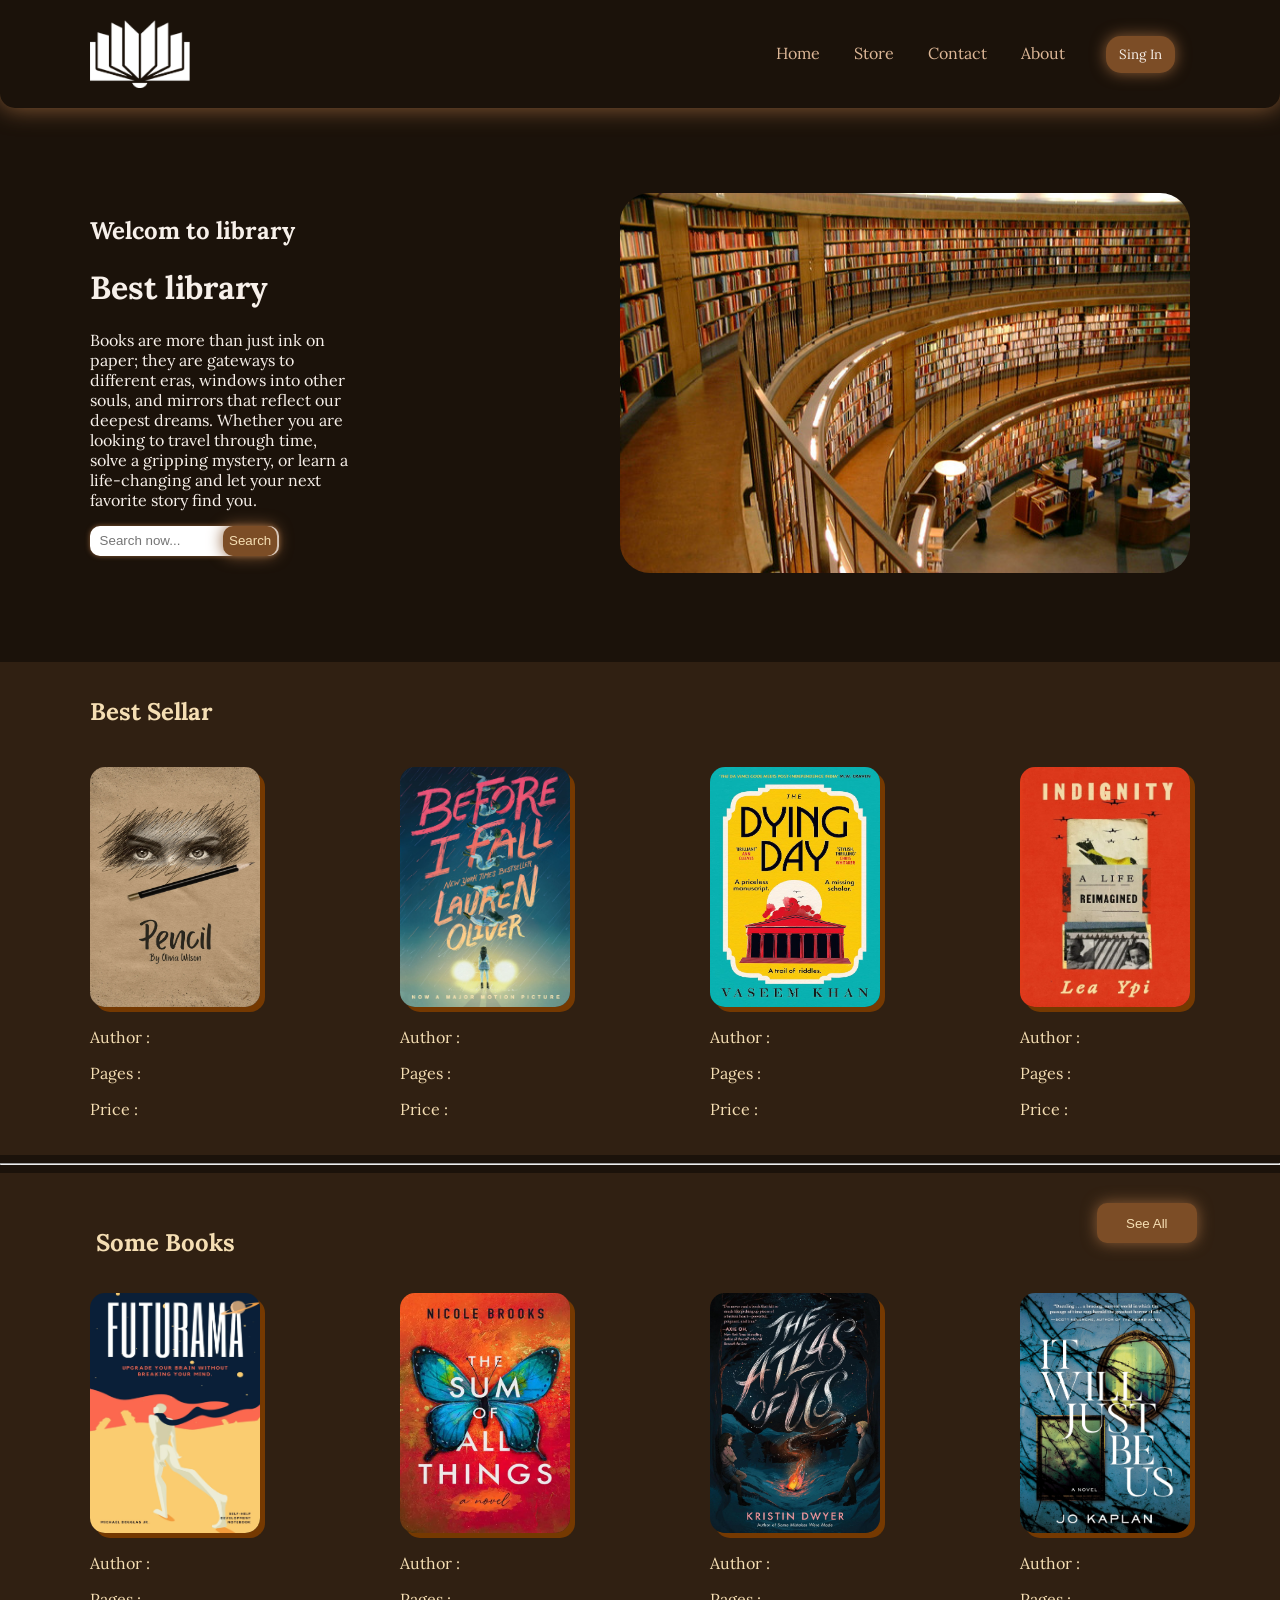
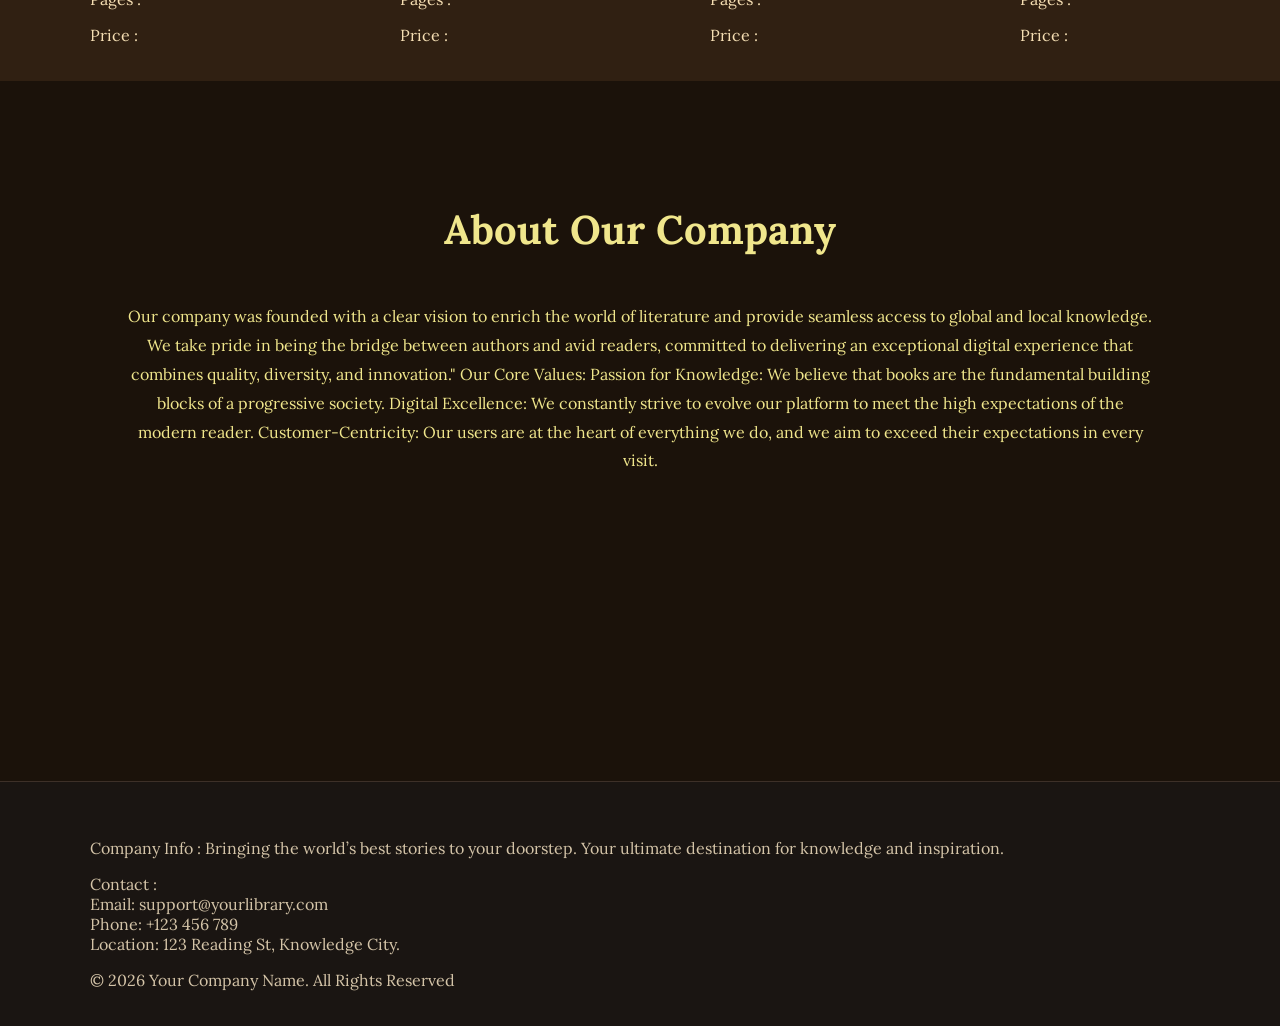
<file: index.html>
<!DOCTYPE html>
<html lang="en">

<head>
    <meta charset="UTF-8">
    <meta name="description" content="library website for book lovers">
    <title>Library</title>
    <link rel="stylesheet" href="css/indexStyle.css">
    <link rel="preconnect" href="https://fonts.googleapis.com">
    <link rel="preconnect" href="https://fonts.gstatic.com" crossorigin>
    <link href="https://fonts.googleapis.com/css2?family=Lora:ital,wght@0,400..700;1,400..700&display=swap"
        rel="stylesheet">
</head>

<body>
    <!-- header -->
    <header>
        <img class="logo" src="img/Icons/Image.png" alt="Library Logo" />
        <div>
            <!-- Links of pages -->
            <a href="index.html">Home</a>
            <a href="html/store.html">Store</a>
            <a href="#footer">Contact</a>
            <a href="#about-us">About</a>
            <a href="html/singIn.html"><button>Sing In</button></a>
        </div>
    </header>

    <!-- landing page -->
    <div class="landing-page">
        <div class="landing-text">
            <!-- Text -->
            <h2>Welcom to library</h2>
            <h1>Best library</h1>
            <p>Books are more than just ink on paper; they are gateways to different eras, windows into other souls,
                and
                mirrors that reflect our deepest dreams. Whether you are looking to travel through time, solve a
                gripping
                mystery, or learn a life-changing and let your next favorite story find you.</p>
            <div class="landing-search">
                <!-- Search button -->
                <input placeholder="Search now..." />
                <button>Search</button>
            </div>
        </div>
        <div class="landing-banner">
            <!-- img -->
            <img src="img/banner/library.jpg" />
        </div>
    </div>

    <!-- container of best seller -->
    <div class="container">
        <h2>Best Sellar</h2>

        <!-- book 1 -->
        <div class="books-container">
            <div class="display-book">
                <!-- link to all inforemation of book -->
                <a href="#">
                    <div class="img_and_information">
                        <!-- img of book -->
                        <img src="img/Books/pencil.jpg" />
                        <div class="book_information">
                            <!-- some inforemation about book -->
                            <p>Author : </p>
                            <p>Pages : </p>
                            <p>Price : </p>
                        </div>
                    </div>
                </a>
            </div>

            <!-- book 2 -->
            <div class="display-book">
                <!-- link to all inforemation of book -->
                <a href="#">
                    <div class="img_and_information">
                        <!-- img of book -->
                        <img src="img/Books/before_I_fall.jpg" />
                        <div class="book_information">
                            <!-- some inforemation about book -->
                            <p>Author : </p>
                            <p>Pages : </p>
                            <p>Price : </p>
                        </div>
                    </div>
                </a>
            </div>

            <!-- book 3 -->
            <div class="display-book">
                <!-- link to all inforemation of book -->
                <a href="#">
                    <div class="img_and_information">
                        <!-- img of book -->
                        <img src="img/Books/dying_day.jpg" />
                        <div class="book_information">
                            <!-- some inforemation about book -->
                            <p>Author : </p>
                            <p>Pages : </p>
                            <p>Price : </p>
                        </div>
                    </div>
                </a>
            </div>

            <!-- book 4 -->
            <div class="display-book">
                <!-- link to all inforemation of book -->
                <a href="#">
                    <div class="img_and_information">
                        <!-- img of book -->
                        <img src="img/Books/indignity.jpg" />
                        <div class="book_information">
                            <!-- some inforemation about book -->
                            <p>Author : </p>
                            <p>Pages : </p>
                            <p>Price : </p>
                        </div>
                    </div>
                </a>
            </div>
        </div>
    </div>
    </div>

    <hr>
    <!-- container of all books -->
    <div class="container">
        <div class="header-of-book-container">
            <h2>Some Books</h2>
            <a href="html/store.html"><button>See All</button></a>
        </div>
        <!-- book 1 -->
        <div class="books-container">
            <div class="display-book">
                <!-- link to all inforemation of book -->
                <a href="#">
                    <div class="img_and_information">
                        <!-- img of book -->
                        <img src="img/Books/futurama.jpg" />
                        <div class="book_information">
                            <!-- some inforemation about book -->
                            <p>Author : </p>
                            <p>Pages : </p>
                            <p>Price : </p>
                        </div>
                    </div>
                </a>
            </div>

            <!-- book 2 -->
            <div class="display-book">
                <!-- link to all inforemation of book -->
                <a href="#">
                    <div class="img_and_information">
                        <!-- img of book -->
                        <img src="img/Books/the_sum_of_things.jpg" />
                        <div class="book_information">
                            <!-- some inforemation about book -->
                            <p>Author : </p>
                            <p>Pages : </p>
                            <p>Price : </p>
                        </div>
                    </div>
                </a>
            </div>

            <!-- book 3 -->
            <div class="display-book">
                <!-- link to all inforemation of book -->
                <a href="#">
                    <div class="img_and_information">
                        <!-- img of book -->
                        <img src="img/Books/the_atlas_of_us.jpg" />
                        <div class="book_information">
                            <!-- some inforemation about book -->
                            <p>Author : </p>
                            <p>Pages : </p>
                            <p>Price : </p>
                        </div>
                    </div>
                </a>
            </div>

            <!-- book 4 -->
            <div class="display-book">
                <!-- link to all inforemation of book -->
                <a href="#">
                    <div class="img_and_information">
                        <!-- img of book -->
                        <img src="img/Books/it_will_just_be_us.jpg" />
                        <div class="book_information">
                            <!-- some inforemation about book -->
                            <p>Author : </p>
                            <p>Pages : </p>
                            <p>Price : </p>
                        </div>
                    </div>
                </a>
            </div>
        </div>
    </div>
    </div>

    <!-- about us -->
    <div class="about-us" id="about-us">
        <h2>About Our Company</h2>
        <p>Our company was founded with a clear vision to enrich the world of literature and provide seamless access to
            global and local knowledge. We take pride in being the bridge between authors and avid readers, committed to
            delivering an exceptional digital experience that combines quality, diversity, and innovation."

            Our Core Values:
            Passion for Knowledge: We believe that books are the fundamental building blocks of a progressive society.

            Digital Excellence: We constantly strive to evolve our platform to meet the high expectations of the modern
            reader.

            Customer-Centricity: Our users are at the heart of everything we do, and we aim to exceed their expectations
            in
            every visit.
        </p>
    </div>

    <!-- footer -->
    <footer id="footer">
        <div>
            <p>Company Info : Bringing the world’s best stories to your doorstep. Your ultimate destination for
                knowledge and inspiration.</p>
        </div>

        <div>Contact :
            <br>Email: support@yourlibrary.com
            <br>Phone: +123 456 789
            <br>Location: 123 Reading St, Knowledge City.
        </div>

        <div>
            <p>© 2026 Your Company Name. All Rights Reserved</p>
        </div>

    </footer>

</body>

</html>
</file>
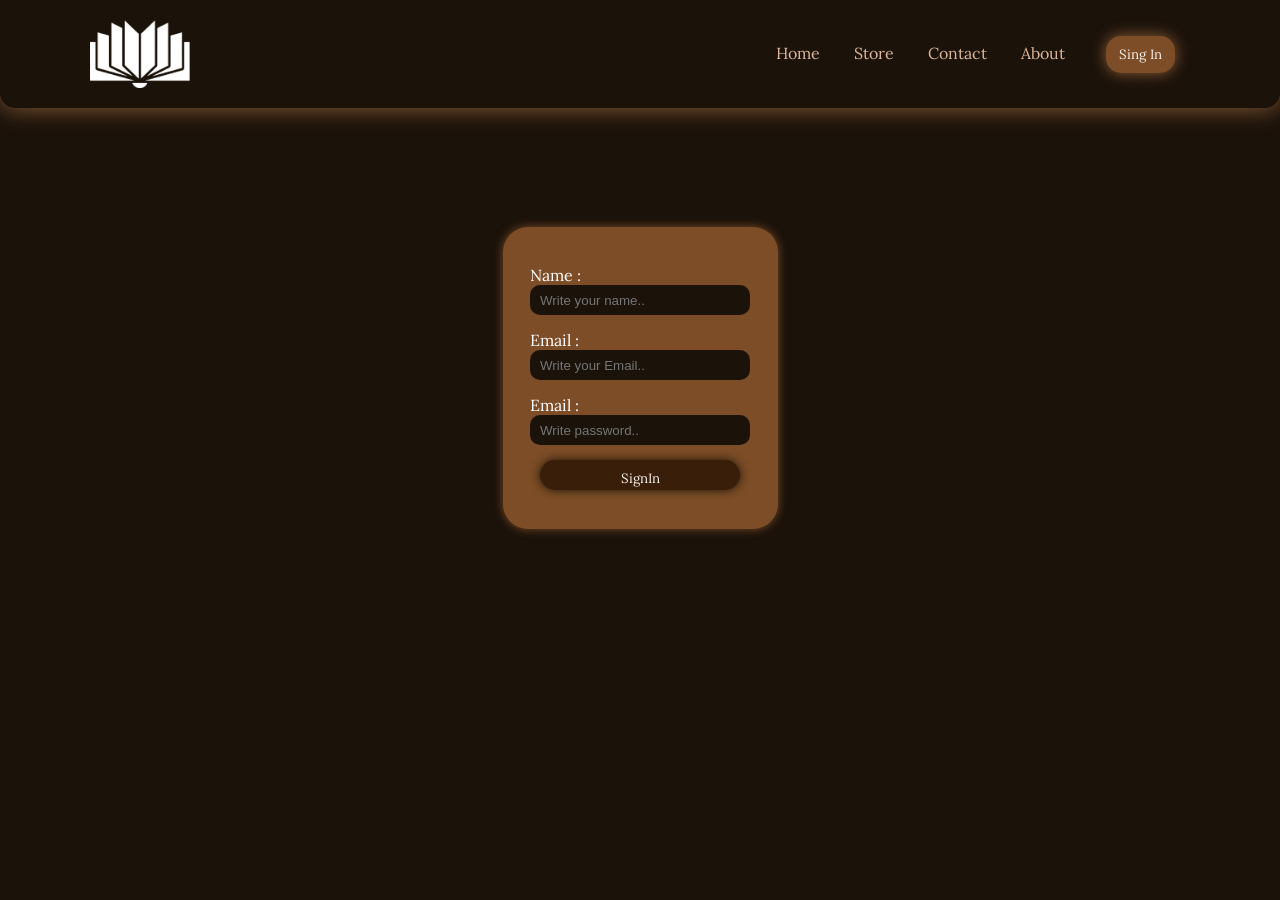
<file: html/singIn.html>
<!DOCTYPE html>
<html lang="en">

<head>
    <meta charset="UTF-8">
    <title>Sing In</title>
    <link rel="stylesheet" href="../css/singInStyle.css">
    <link rel="preconnect" href="https://fonts.googleapis.com">
    <link rel="preconnect" href="https://fonts.gstatic.com" crossorigin>
    <link href="https://fonts.googleapis.com/css2?family=Lora:ital,wght@0,400..700;1,400..700&display=swap"
        rel="stylesheet">
</head>

<body>
    <header>
        <img class="logo" src="../img/Icons/Image.png" alt="Library Logo" />
        <div>
            <!-- Links of pages -->
            <a href="../index.html">Home</a>
            <a href="store.html">Store</a>
            <a href="../index.html#footer">Contact</a>
            <a href="../index.html#about-us">About</a>
            <a href="singIn.html"><button>Sing In</button></a>
        </div>
    </header>

    <div class="singIn">
        <form action="singIn.html" method="post">
            <ul class="singIn-information">
                <il><label>Name : </label>
                    <input type="text" name="Name" placeholder="Write your name.." required>
                </il>
                <il><label>Email : </label>
                    <input type="email" name="Email" placeholder="Write your Email.." required>
                </il>
                <il><label>Email : </label>
                    <input type="password" name="Email" placeholder="Write password.." required>
                </il>
                <il><input type="submit" value="SignIn"></il>
            </ul>
        </form>
    </div>
</body>

</html>

</html>
</file>
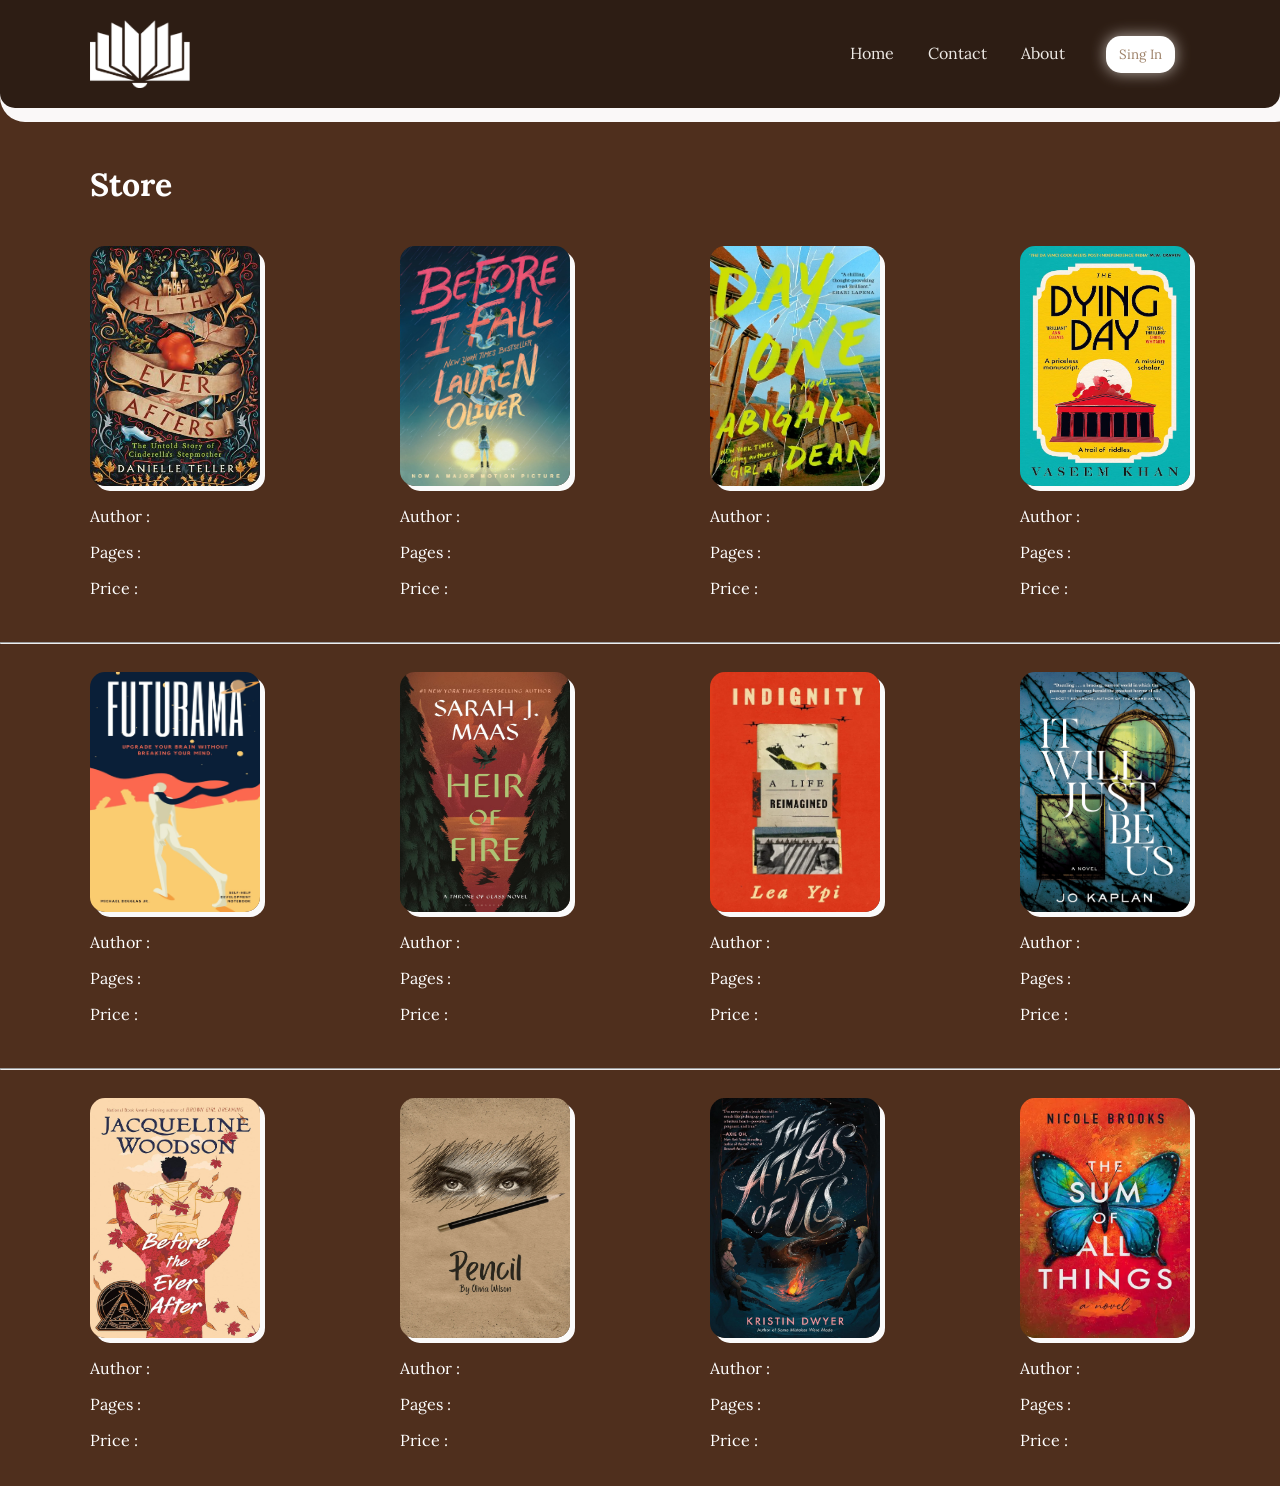
<file: html/store.html>
<!DOCTYPE html>
<html lang="en">

<head>
    <meta charset="UTF-8">
    <title>Store</title>
    <link rel="stylesheet" href="../css/storeStyle.css">
    <link rel="preconnect" href="https://fonts.googleapis.com">
    <link rel="preconnect" href="https://fonts.gstatic.com" crossorigin>
    <link href="https://fonts.googleapis.com/css2?family=Lora:ital,wght@0,400..700;1,400..700&display=swap"
        rel="stylesheet">
</head>

<body>
    <header>
        <img class="logo" src="../img/Icons/Image.png" alt="Library Logo" />
        <div>
            <!-- Links of pages -->
            <a href="../index.html">Home</a>
            <a href="../index.html#footer">Contact</a>
            <a href="../index.html#about-us">About</a>
            <a href="singIn.html"><button>Sing In</button></a>
        </div>
    </header>

    <!-- container of best seller -->
    <div class="container">
        <h1>Store</h1>

        <!-- book 1 -->
        <div class="books-container">
            <div class="display-book">
                <!-- link to all inforemation of book -->
                <a href="#">
                    <div class="img_and_information">
                        <!-- img of book -->
                        <img src="../img/Books/all_the_ever_afters.jpg" />
                        <div class="book_information">
                            <!-- some inforemation about book -->
                            <p>Author : </p>
                            <p>Pages : </p>
                            <p>Price : </p>
                        </div>
                    </div>
                </a>
            </div>

            <!-- book 2 -->
            <div class="display-book">
                <!-- link to all inforemation of book -->
                <a href="#">
                    <div class="img_and_information">
                        <!-- img of book -->
                        <img src="../img/Books/before_I_fall.jpg" />
                        <div class="book_information">
                            <!-- some inforemation about book -->
                            <p>Author : </p>
                            <p>Pages : </p>
                            <p>Price : </p>
                        </div>
                    </div>
                </a>
            </div>

            <!-- book 3 -->
            <div class="display-book">
                <!-- link to all inforemation of book -->
                <a href="#">
                    <div class="img_and_information">
                        <!-- img of book -->
                        <img src="../img/Books/day_one_a_novel.jpg" />
                        <div class="book_information">
                            <!-- some inforemation about book -->
                            <p>Author : </p>
                            <p>Pages : </p>
                            <p>Price : </p>
                        </div>
                    </div>
                </a>
            </div>

            <!-- book 4 -->
            <div class="display-book">
                <!-- link to all inforemation of book -->
                <a href="#">
                    <div class="img_and_information">
                        <!-- img of book -->
                        <img src="../img/Books/dying_day.jpg" />
                        <div class="book_information">
                            <!-- some inforemation about book -->
                            <p>Author : </p>
                            <p>Pages : </p>
                            <p>Price : </p>
                        </div>
                    </div>
                </a>
            </div>

        </div>

    </div>
    </div>

    <hr>

    <div class="container">

        <!-- book 5 -->
        <div class="books-container">
            <div class="display-book">
                <!-- link to all inforemation of book -->
                <a href="#">
                    <div class="img_and_information">
                        <!-- img of book -->
                        <img src="../img/Books/futurama.jpg" />
                        <div class="book_information">
                            <!-- some inforemation about book -->
                            <p>Author : </p>
                            <p>Pages : </p>
                            <p>Price : </p>
                        </div>
                    </div>
                </a>
            </div>

            <!-- book 6 -->
            <div class="display-book">
                <!-- link to all inforemation of book -->
                <a href="#">
                    <div class="img_and_information">
                        <!-- img of book -->
                        <img src="../img/Books/heir_of_fire.jpg" />
                        <div class="book_information">
                            <!-- some inforemation about book -->
                            <p>Author : </p>
                            <p>Pages : </p>
                            <p>Price : </p>
                        </div>
                    </div>
                </a>
            </div>

            <!-- book 7 -->
            <div class="display-book">
                <!-- link to all inforemation of book -->
                <a href="#">
                    <div class="img_and_information">
                        <!-- img of book -->
                        <img src="../img/Books/indignity.jpg" />
                        <div class="book_information">
                            <!-- some inforemation about book -->
                            <p>Author : </p>
                            <p>Pages : </p>
                            <p>Price : </p>
                        </div>
                    </div>
                </a>
            </div>

            <!-- book 8 -->
            <div class="display-book">
                <!-- link to all inforemation of book -->
                <a href="#">
                    <div class="img_and_information">
                        <!-- img of book -->
                        <img src="../img/Books/it_will_just_be_us.jpg" />
                        <div class="book_information">
                            <!-- some inforemation about book -->
                            <p>Author : </p>
                            <p>Pages : </p>
                            <p>Price : </p>
                        </div>
                    </div>
                </a>
            </div>

        </div>

    </div>
    </div>

    <hr>

    <div class="container">

        <!-- book 9 -->
        <div class="books-container">
            <div class="display-book">
                <!-- link to all inforemation of book -->
                <a href="#">
                    <div class="img_and_information">
                        <!-- img of book -->
                        <img src="../img/Books/jacqueline_woodson.jpg" />
                        <div class="book_information">
                            <!-- some inforemation about book -->
                            <p>Author : </p>
                            <p>Pages : </p>
                            <p>Price : </p>
                        </div>
                    </div>
                </a>
            </div>

            <!-- book 10 -->
            <div class="display-book">
                <!-- link to all inforemation of book -->
                <a href="#">
                    <div class="img_and_information">
                        <!-- img of book -->
                        <img src="../img/Books/pencil.jpg" />
                        <div class="book_information">
                            <!-- some inforemation about book -->
                            <p>Author : </p>
                            <p>Pages : </p>
                            <p>Price : </p>
                        </div>
                    </div>
                </a>
            </div>

            <!-- book 11 -->
            <div class="display-book">
                <!-- link to all inforemation of book -->
                <a href="#">
                    <div class="img_and_information">
                        <!-- img of book -->
                        <img src="../img/Books/the_atlas_of_us.jpg" />
                        <div class="book_information">
                            <!-- some inforemation about book -->
                            <p>Author : </p>
                            <p>Pages : </p>
                            <p>Price : </p>
                        </div>
                    </div>
                </a>
            </div>

            <!-- book 12 -->
            <div class="display-book">
                <!-- link to all inforemation of book -->
                <a href="#">
                    <div class="img_and_information">
                        <!-- img of book -->
                        <img src="../img/Books/the_sum_of_things.jpg" />
                        <div class="book_information">
                            <!-- some inforemation about book -->
                            <p>Author : </p>
                            <p>Pages : </p>
                            <p>Price : </p>
                        </div>
                    </div>
                </a>
            </div>

        </div>

    </div>
    </div>

</body>

</html>
</file>
<file: css/indexStyle.css>
html {
    animation: fadeIn 0.8s ease-in-out;
    scroll-behavior: smooth;
}

@keyframes fadeIn {
    from {
        transform: translateY(10px)
    }

    to {
        transform: translateY(0);
    }
}

body {
    margin: 0;
    background-color: #1B120A;
    font-family: "Lora", serif;
    font-optical-sizing: auto;
    font-weight: 400;
    font-style: normal;
}

/* start styling of header */

header {
    padding: 20px 7%;
    display: flex;
    justify-content: space-between;
    align-items: center;
    border-radius: 0 0 15px 15px;
    box-shadow: 0 0 25px 0 #8d5e38;
}

.logo {
    width: 100px;
}

header a {
    color: #DCB696;
    padding: 0 15px;
    text-decoration: none;
}

header a:hover {
    color: #CD8851;
    transition: all 0.6s ease-in-out;
}

header button {
    background-color: #7C4D26;
    color: #f7f0ea;
    padding: 10px 13px;
    border-radius: 15px;
    border: none;
    margin: 0 0 0 7px;
    font-family: "Lora", serif;
    box-shadow: 0 0 15px 0 #8d5e38;
    transition: all 0.6s ease-in-out;
}

header button:hover {
    color: #dac4af;
    border-radius: 10px;
    transform: scale(1.1);
    background-color: #914600;
    box-shadow: 0 0 15px 0 #914600;
    transition: all 0.6s ease-in-out;
}

/* end styling of header */

/* start styling of landing page*/

.landing-page {
    color: #f7f0ea;
    display: flex;
    justify-content: space-between;
    align-items: center;
    padding: 65px 7%;
    width: 86%;
}

.landing-text {
    width: 260px;
}

.landing-search input {
    border-radius: 10px;
    border: none;
    outline: none;
    height: 30px;
    padding: 0 10px;
    box-shadow: 0 0 5px 0 #8d5e38;
}

.landing-search button {
    color: wheat;
    background-color: #7C4D26;
    position: absolute;
    left: 223px;
    height: 30px;
    border-radius: 10px;
    border: none;
    box-shadow: 0 0 15px 0 #8d5e38;
    transition: all 0.6s ease-in-out;
}

.landing-search button:hover {
    background-color: #753901;
    box-shadow: 0 0 15px 0 #753901;
    border-radius: 13px;
    transform: scale(1.2);
    transition: all 0.6s ease-in-out;
}

.landing-banner img {
    border-radius: 30px;
    width: 570px;
    margin-top: 20px;
}

/* end styling of landing page */

/* start styling of cards of books */

.container {
    background-color: #302012;
    color: wheat;
    text-decoration: none;
    height: 25%;
}

.container h2 {
    align-self: flex-start;
    padding: 34px 7% 0;
}

.container a {
    text-decoration: none;
    color: wheat;
}

.books-container {
    padding: 20px 7%;
    display: flex;
    justify-content: space-between;
    align-items: center;
    flex-wrap: wrap;
}

.img_and_information img {
    width: 170px;
    height: 240px;
    border-radius: 15px;
    box-shadow: #753901 5px 5px;
    transition: all 0.6s ease-in-out;
}

.img_and_information img:hover {
    transform: scale(1.1);
    box-shadow: 4px 4px #753901 0.6s;
    transition: 0.6s ease-in-out;
    filter: brightness(1.3)
}

.header-of-book-container {
    height: 100px;
    display: flex;
    justify-content: space-between;
    align-items: center;
    padding: 0 6.5% 0 1%;
}

.header-of-book-container button {
    height: 40px;
    width: 100px;
    color: wheat;
    background-color: #7C4D26;
    border-radius: 10px;
    border: none;
    box-shadow: 0 0 15px 0 #8d5e38;
    display: flex;
    align-items: center;
    justify-content: center;
    transition: all 0.6s ease-in-out;
}

.header-of-book-container button:hover {
    background-color: #753901;
    box-shadow: 0 0 15px 0 #753901;
    border-radius: 13px;
    transform: scale(1.1);
    transition: all 0.6s ease-in-out;
}

/* end styling of card of books */

/* start styling of about us page */

.about-us {
    height: 60vh;
    display: flex;
    flex-direction: column;
    align-items: center;
    padding: 80px 10%;
    text-align: center;
    line-height: 1.8;
    color: #f0e68c;
}

.about-us h2 {
    font-size: 2.5rem;
    margin-bottom: 20px;
}

/* end styling of about us page */

/* start styling of footer */

footer {
    background-color: #1a1512;
    color: #d4c4a8;
    padding: 40px 7% 20px;
    justify-content: space-between;
    flex-wrap: wrap;
    border-top: 1px solid #3d3028;
}
</file>
<file: css/singInStyle.css>
html {
    animation: fadeIn 0.8s ease-in-out;
}

@keyframes fadeIn {
    from {
        transform: translateY(10px)
    }

    to {
        transform: translateY(0);
    }
}

body {
    margin: 0;
    background-color: #1B120A;
    font-family: "Lora", serif;
    font-optical-sizing: auto;
    font-weight: 400;
    font-style: normal;
}

/* start styling of header */

header {
    padding: 20px 7%;
    display: flex;
    justify-content: space-between;
    align-items: center;
    border-radius: 0 0 15px 15px;
    box-shadow: 0 0 25px 0 #8d5e38;
}

.logo {
    width: 100px;
}

header a {
    color: #DCB696;
    padding: 0 15px;
    text-decoration: none;
    transition: all 0.6s ease-in-out;
}

header a:hover {
    color: #CD8851;
    transition: all 0.6s ease-in-out;
}

header button {
    background-color: #7C4D26;
    color: #f7f0ea;
    padding: 10px 13px;
    border-radius: 15px;
    border: none;
    margin: 0 0 0 7px;
    font-family: "Lora", serif;
    box-shadow: 0 0 15px 0 #8d5e38;
    transition: all 0.6s ease-in-out;
}

header button:hover {
    color: #dac4af;
    border-radius: 10px;
    transform: scale(1.1);
    background-color: #914600;
    box-shadow: 0 0 15px 0 #914600;
    transition: all 0.6s ease-in-out;
}

/* end styling of header */

/* start styling of singIn page */

.singIn {
    align-items: center;
    flex-direction: column;
    display: flex;
    gap: 10px;
    padding: 8%;
    height: 50vh;
}

.singIn-information {
    display: flex;
    align-items: center;
    justify-content: space-between;
    flex-direction: column;
    gap: 15px;
    padding: 14%;
    background-color: #7C4D26;
    border-radius: 25px;
    box-shadow: #7C4D26 0 0 10px 0;
}

.singIn-information ul {
    display: flex;
    flex-direction: column;
    align-items: fflex-start;
    gap: 5px;
    align-items: center;
}

.singIn-information label {
    color: #ffffff;
}

.singIn-information input {
    background-color: #1B120A;
    color: aliceblue;
    border-radius: 10px;
    border: none;
    height: 30px;
    width: 200px;
    padding: 0 10px;
}

.singIn-information input[type=submit] {
    background-color: #391f0a;
    color: #f7f0ea;
    padding: 10px 13px;
    border-radius: 15px;
    border: none;
    font-family: "Lora", serif;
    box-shadow: #1B120A  0 0 10px 0;
    transition: all 0.6s ease-in-out;
}

.singIn-information input[type=submit]:hover {
    color: #ffffff;
    background-color: #a3754d;
    transition: all 0.6s ease-in-out;
    box-shadow: #a3754d  0 0 10px 0;
    transform: scale(1.1);
}
</file>
<file: css/storeStyle.css>
html {
    animation: fadeIn 0.8s ease-in-out;
}

@keyframes fadeIn {
    from {
        transform: translateY(10px)
    }

    to {
        transform: translateY(0);
    }
}


body {
    margin: 0;
    background-color: #4f2f1d;
    font-family: "Lora", serif;
    font-optical-sizing: auto;
    font-weight: 400;
    font-style: normal;
}

/* start styling of header */

header {
    background-color: #2d1d14;
    padding: 20px 7%;
    display: flex;
    justify-content: space-between;
    align-items: center;
    border-radius: 0 0 15px 15px;
    box-shadow: 10px 4px 0 10px #faf8f8;
}

.logo {
    width: 100px;
}

header a {
    color: #ede9e5;
    padding: 0 15px;
    text-decoration: none;
    transition: all 0.6s ease-in-out;
}

header a:hover {
    color: #c3a994;
    transition: all 0.6s ease-in-out;
}

header button {
    background-color: #ffffff;
    color: #9d8168;
    padding: 10px 13px;
    border-radius: 15px;
    border: none;
    margin: 0 0 0 7px;
    font-family: "Lora", serif;
    box-shadow: 0 0 15px 0 #b6ada6;
    transition: all 0.6s ease-in-out;
}

header button:hover {
    color: #ffffff;
    border-radius: 10px;
    transform: scale(1.1);
    background-color: #7a726a;
    box-shadow: 0 0 15px 0 #7a726a;
    transition: all 0.6s ease-in-out;
}

/* end styling of header */

/* start styling of cards of books */

.container {
    color: rgb(255, 255, 255);
    text-decoration: none;
    height: 25%;
}

.container h1 {
    align-self: flex-start;
    padding: 34px 7% 0;
}

.container a {
    text-decoration: none;
    color: rgb(255, 255, 255);
}



.books-container {
    padding: 20px 7%;
    display: flex;
    justify-content: space-between;
    align-items: center;
    flex-wrap: wrap;
}

.img_and_information img {
    width: 170px;
    height: 240px;
    border-radius: 15px;
    box-shadow: #fafafa 5px 5px;
    transition: all 0.6s ease-in-out;
}

.img_and_information img:hover {
    transform: scale(1.1);
    box-shadow: 4px 4px #b4b4b4 0.6s;
    transition: 0.6s ease-in-out;
    filter:brightness(1.3)
}
</file>
